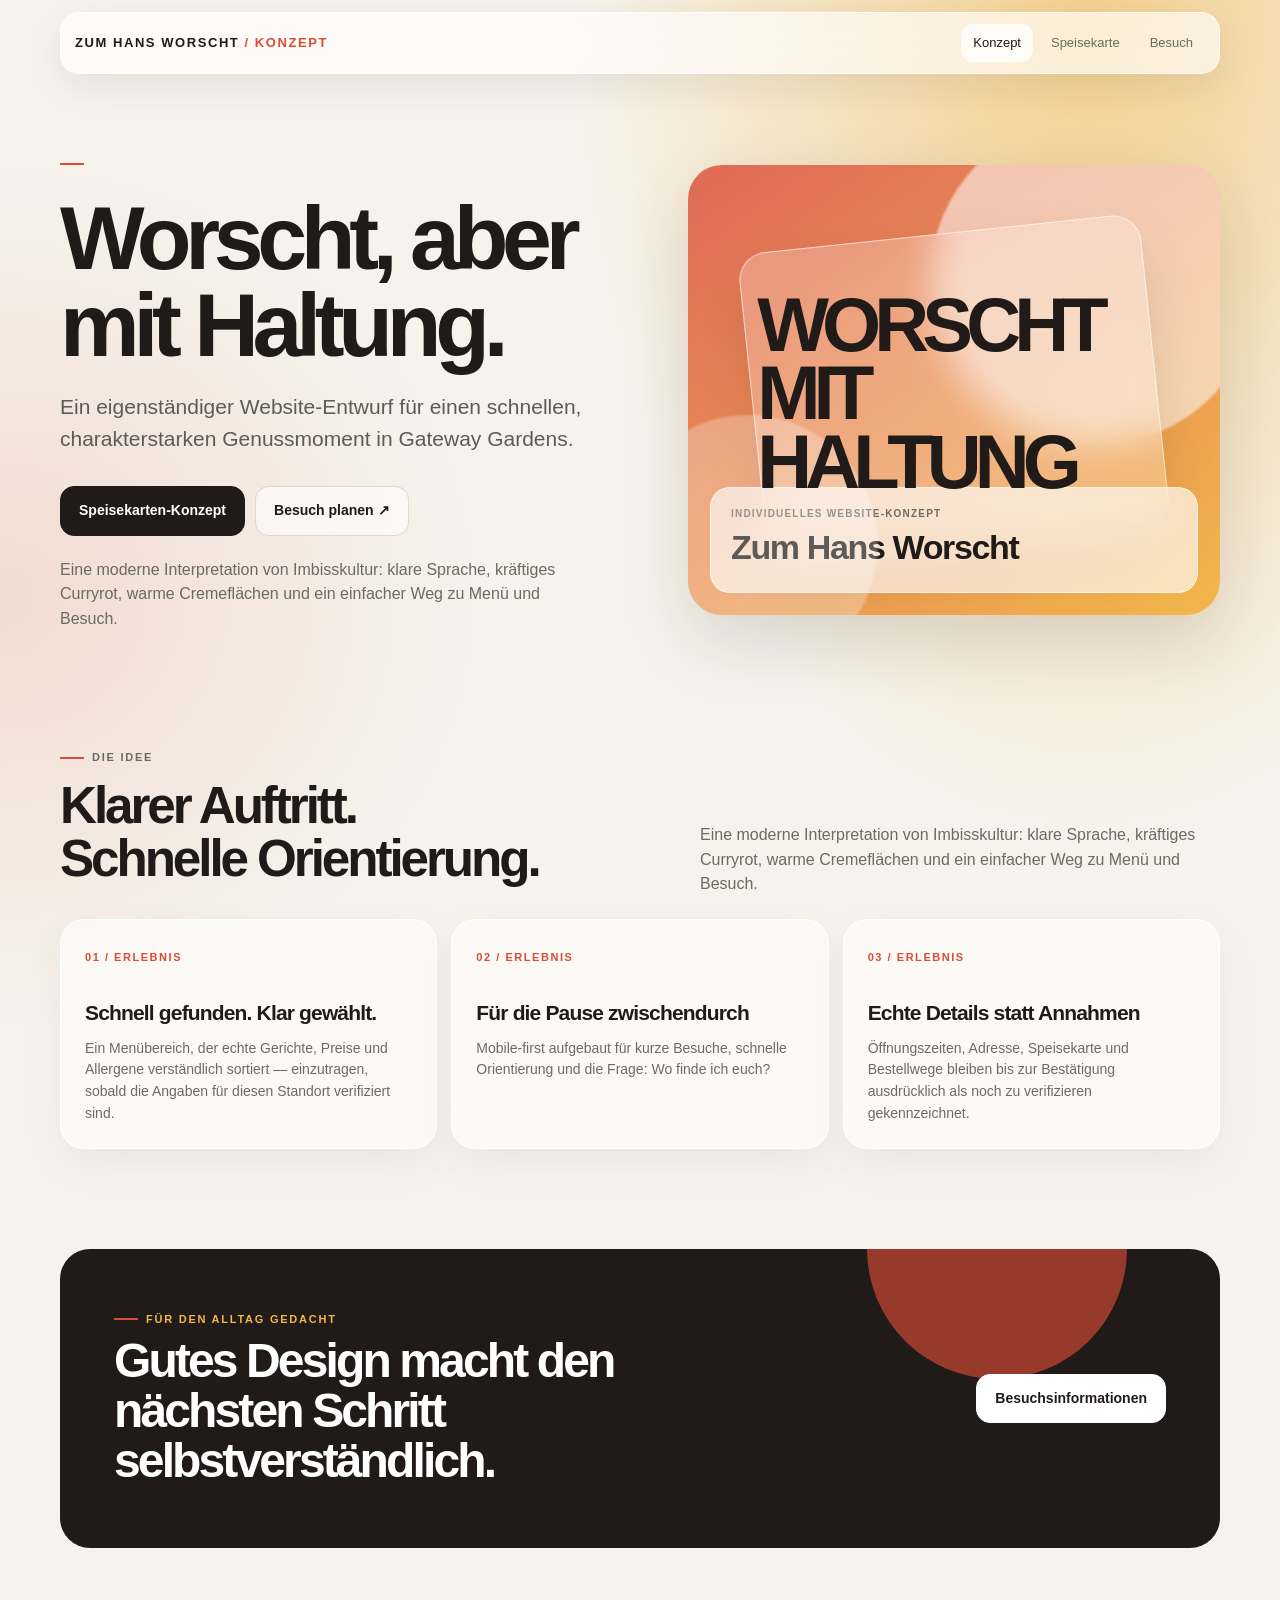
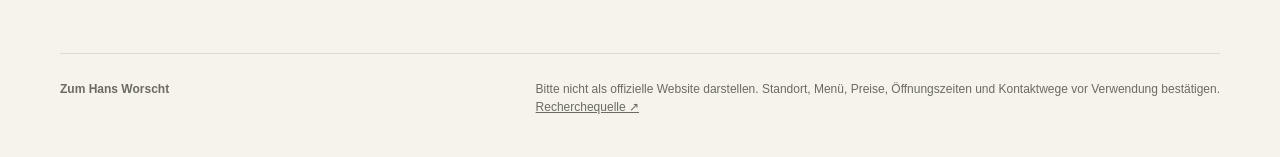
<file: index.html>
<!doctype html><html lang="de"><head><meta charset="utf-8"><meta name="viewport" content="width=device-width, initial-scale=1"><meta name="description" content="Ein eigenständiger Website-Entwurf für einen schnellen, charakterstarken Genussmoment in Gateway Gardens."><meta name="theme-color" content="#d94c36"><title>Zum Hans Worscht · Zum Hans Worscht | </title><link rel="stylesheet" href="assets/styles.css"></head><body><header class="bar"><a class="brand" href="index.html">Zum Hans Worscht<span style="color:var(--accent)"> / Konzept</span></a><nav class="nav" aria-label="Hauptnavigation"><a href="index.html" aria-current="page">Konzept</a><a href="speisekarte.html" >Speisekarte</a><a href="besuch.html" >Besuch</a></nav></header><main><section class="hero wrap"><div><span class="eyebrow"></span><h1>Worscht, aber mit Haltung.</h1><p class="lead">Ein eigenständiger Website-Entwurf für einen schnellen, charakterstarken Genussmoment in Gateway Gardens.</p><div class="actions"><a class="btn" href="speisekarte.html">Speisekarten-Konzept</a><a class="btn alt" href="besuch.html">Besuch planen ↗</a></div><p class="section-intro" style="margin-top:22px">Eine moderne Interpretation von Imbisskultur: klare Sprache, kräftiges Curryrot, warme Cremeflächen und ein einfacher Weg zu Menü und Besuch.</p></div><div class="visual"><div class="orbit"></div><div class="orbit two"></div><div class="visual-word">WORSCHT<br>MIT<br>HALTUNG</div><div class="orb"></div><div class="stamp"><small>Individuelles Website-Konzept</small><strong>Zum Hans Worscht</strong></div></div></section><section class="section wrap"><div class="section-head"><div><span class="eyebrow">Die Idee</span><h2>Klarer Auftritt.<br>Schnelle Orientierung.</h2></div><p class="section-intro">Eine moderne Interpretation von Imbisskultur: klare Sprache, kräftiges Curryrot, warme Cremeflächen und ein einfacher Weg zu Menü und Besuch.</p></div><div class="cards"><article class="card"><span class="num">01 / ERLEBNIS</span><h3>Schnell gefunden. Klar gewählt.</h3><p>Ein Menübereich, der echte Gerichte, Preise und Allergene verständlich sortiert — einzutragen, sobald die Angaben für diesen Standort verifiziert sind.</p></article><article class="card"><span class="num">02 / ERLEBNIS</span><h3>Für die Pause zwischendurch</h3><p>Mobile-first aufgebaut für kurze Besuche, schnelle Orientierung und die Frage: Wo finde ich euch?</p></article><article class="card"><span class="num">03 / ERLEBNIS</span><h3>Echte Details statt Annahmen</h3><p>Öffnungszeiten, Adresse, Speisekarte und Bestellwege bleiben bis zur Bestätigung ausdrücklich als noch zu verifizieren gekennzeichnet.</p></article></div></section><section class="wrap section"><div class="banner"><div><span class="eyebrow" style="color:var(--secondary)">Für den Alltag gedacht</span><h2>Gutes Design macht den nächsten Schritt selbstverständlich.</h2></div><div><a class="btn" href="besuch.html">Besuchsinformationen</a></div></div></section></main><footer class="wrap footer"><div><strong>Zum Hans Worscht</strong><br></div><div> Bitte nicht als offizielle Website darstellen. Standort, Menü, Preise, Öffnungszeiten und Kontaktwege vor Verwendung bestätigen.<br><a href="https://www.gateway-gardens.de/en/life/" target="_blank" rel="noreferrer">Recherchequelle ↗</a></div></footer></body></html>
</file>
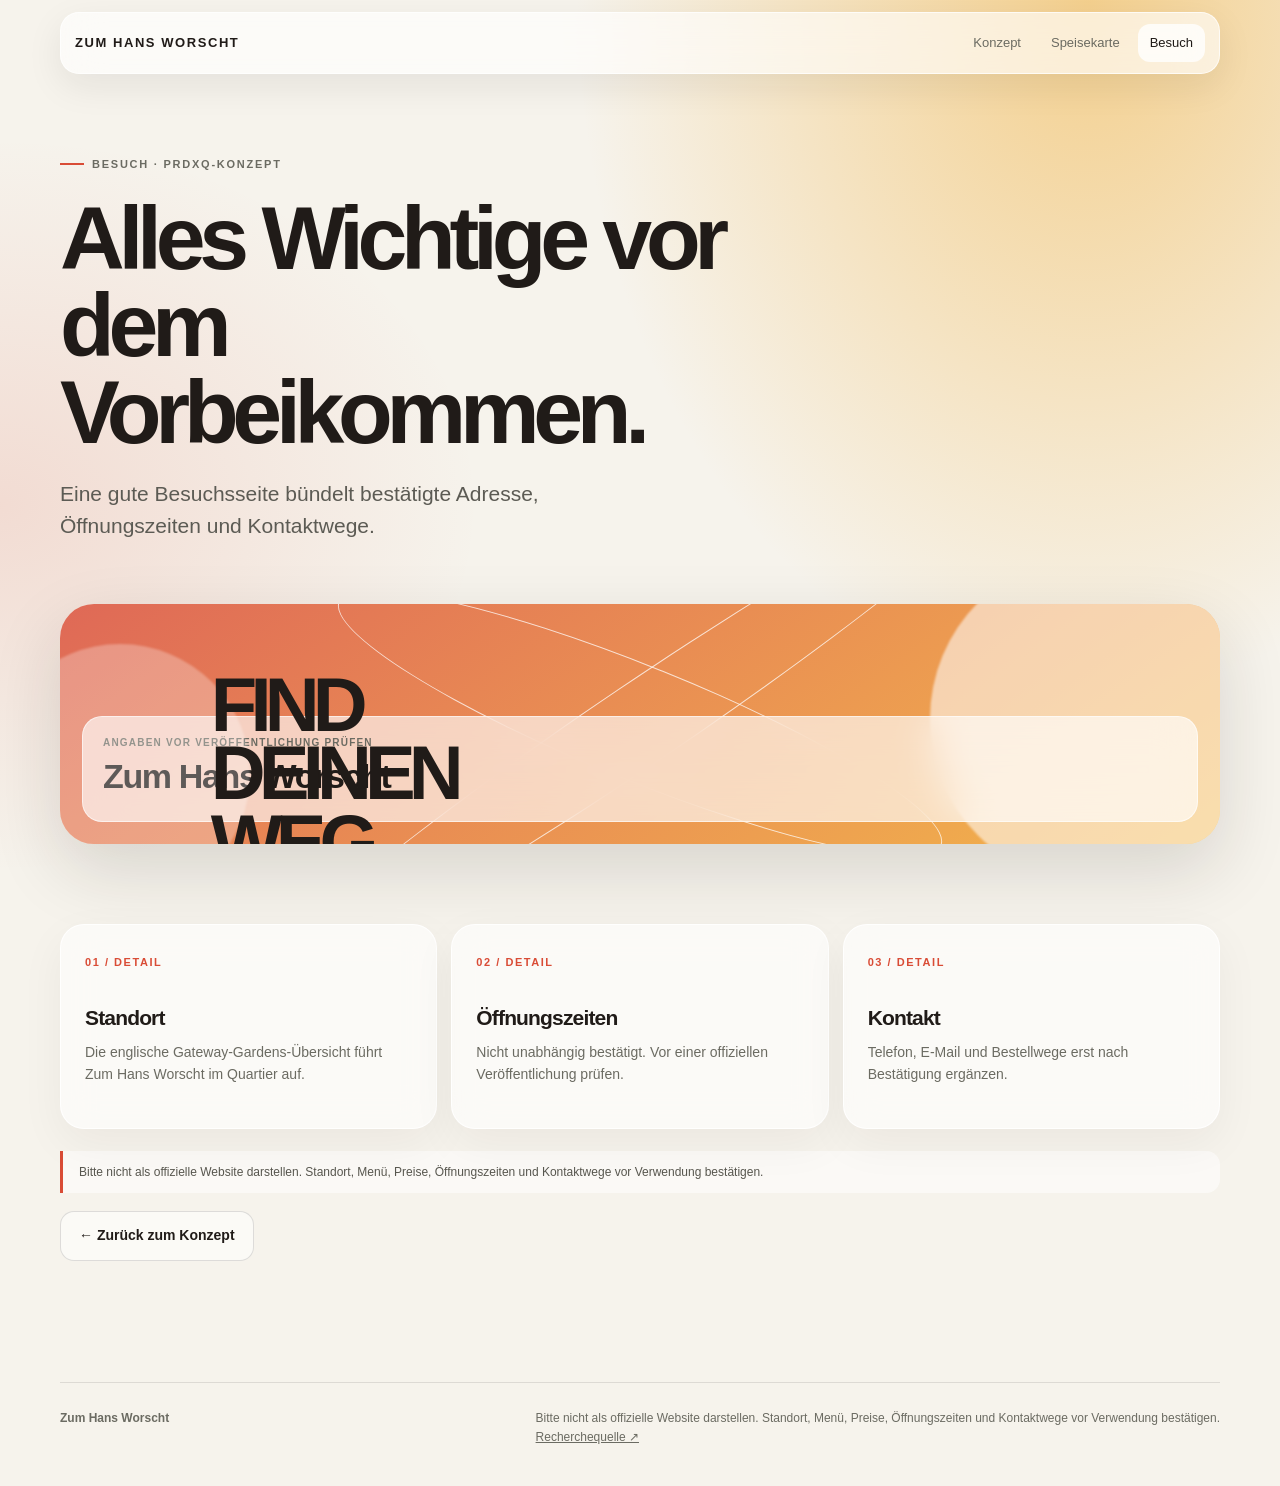
<file: besuch.html>
<!doctype html><html lang="de"><head><meta charset="utf-8"><meta name="viewport" content="width=device-width, initial-scale=1"><meta name="description" content="Zum Hans Worscht — unabhängiger PRDXQ-Website-Entwurf."><meta name="theme-color" content="#d94c36"><title>Besuch · Zum Hans Worscht | </title><link rel="stylesheet" href="assets/styles.css"></head><body><header class="bar"><a class="brand" href="index.html">Zum Hans Worscht</a><nav class="nav" aria-label="Hauptnavigation"><a href="index.html" >Konzept</a><a href="speisekarte.html" >Speisekarte</a><a href="besuch.html" aria-current="page">Besuch</a></nav></header><main class="wrap"><section class="hero" style="grid-template-columns:1fr;min-height:unset;padding-bottom:30px"><div><span class="eyebrow">Besuch · PRDXQ-Konzept</span><h1>Alles Wichtige vor dem Vorbeikommen.</h1><p class="lead">Eine gute Besuchsseite bündelt bestätigte Adresse, Öffnungszeiten und Kontaktwege.</p></div><div class="visual" style="min-height:240px"><div class="orbit"></div><div class="orbit two"></div><div class="visual-word">FIND
DEINEN
WEG</div><div class="stamp"><small>Angaben vor Veröffentlichung prüfen</small><strong>Zum Hans Worscht</strong></div></div></section><section class="section"><div class="cards"><article class="card"><span class="num">01 / DETAIL</span><h3>Standort</h3><p>Die englische Gateway-Gardens-Übersicht führt Zum Hans Worscht im Quartier auf.</p></article><article class="card"><span class="num">02 / DETAIL</span><h3>Öffnungszeiten</h3><p>Nicht unabhängig bestätigt. Vor einer offiziellen Veröffentlichung prüfen.</p></article><article class="card"><span class="num">03 / DETAIL</span><h3>Kontakt</h3><p>Telefon, E-Mail und Bestellwege erst nach Bestätigung ergänzen.</p></article></div><div class="notice" style="margin-top:22px"> Bitte nicht als offizielle Website darstellen. Standort, Menü, Preise, Öffnungszeiten und Kontaktwege vor Verwendung bestätigen.</div><p style="margin-top:18px"><a class="btn alt" href="index.html">← Zurück zum Konzept</a></p></section></main><footer class="wrap footer"><div><strong>Zum Hans Worscht</strong><br></div><div> Bitte nicht als offizielle Website darstellen. Standort, Menü, Preise, Öffnungszeiten und Kontaktwege vor Verwendung bestätigen.<br><a href="https://www.gateway-gardens.de/en/life/" target="_blank" rel="noreferrer">Recherchequelle ↗</a></div></footer></body></html>
</file>
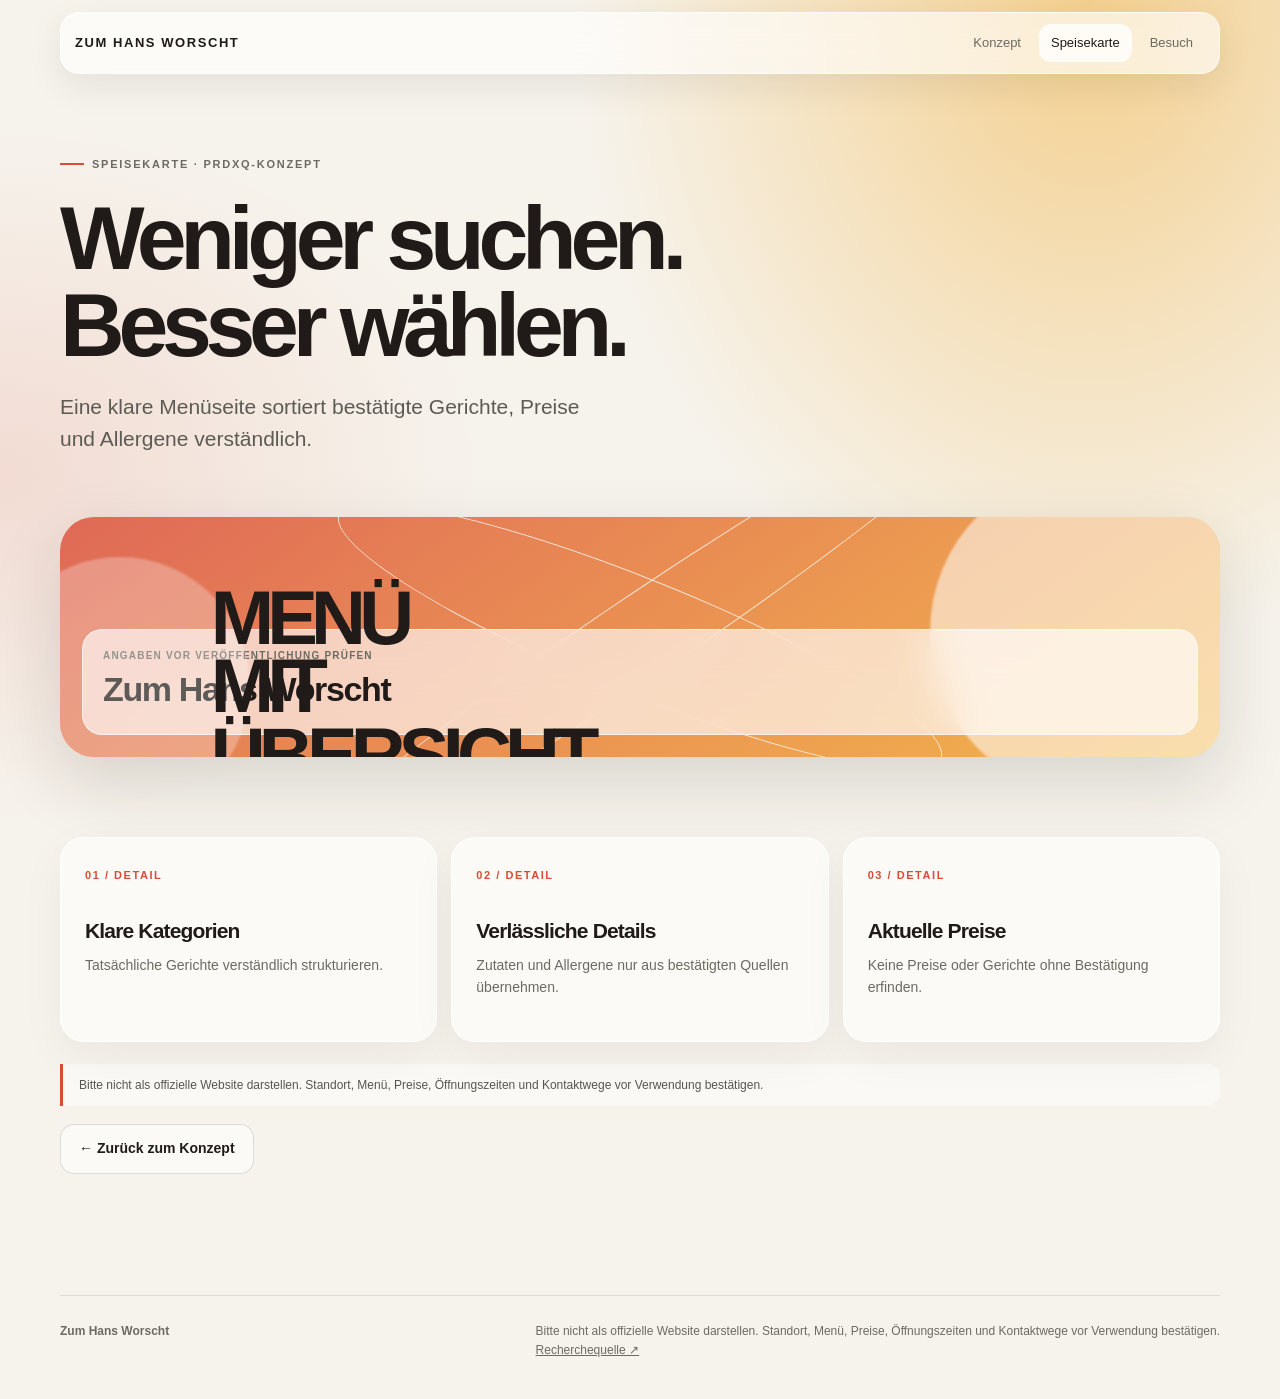
<file: speisekarte.html>
<!doctype html><html lang="de"><head><meta charset="utf-8"><meta name="viewport" content="width=device-width, initial-scale=1"><meta name="description" content="Zum Hans Worscht — unabhängiger PRDXQ-Website-Entwurf."><meta name="theme-color" content="#d94c36"><title>Speisekarte · Zum Hans Worscht | </title><link rel="stylesheet" href="assets/styles.css"></head><body><header class="bar"><a class="brand" href="index.html">Zum Hans Worscht</a><nav class="nav" aria-label="Hauptnavigation"><a href="index.html" >Konzept</a><a href="speisekarte.html" aria-current="page">Speisekarte</a><a href="besuch.html" >Besuch</a></nav></header><main class="wrap"><section class="hero" style="grid-template-columns:1fr;min-height:unset;padding-bottom:30px"><div><span class="eyebrow">Speisekarte · PRDXQ-Konzept</span><h1>Weniger suchen. Besser wählen.</h1><p class="lead">Eine klare Menüseite sortiert bestätigte Gerichte, Preise und Allergene verständlich.</p></div><div class="visual" style="min-height:240px"><div class="orbit"></div><div class="orbit two"></div><div class="visual-word">MENÜ
MIT
ÜBERSICHT</div><div class="stamp"><small>Angaben vor Veröffentlichung prüfen</small><strong>Zum Hans Worscht</strong></div></div></section><section class="section"><div class="cards"><article class="card"><span class="num">01 / DETAIL</span><h3>Klare Kategorien</h3><p>Tatsächliche Gerichte verständlich strukturieren.</p></article><article class="card"><span class="num">02 / DETAIL</span><h3>Verlässliche Details</h3><p>Zutaten und Allergene nur aus bestätigten Quellen übernehmen.</p></article><article class="card"><span class="num">03 / DETAIL</span><h3>Aktuelle Preise</h3><p>Keine Preise oder Gerichte ohne Bestätigung erfinden.</p></article></div><div class="notice" style="margin-top:22px"> Bitte nicht als offizielle Website darstellen. Standort, Menü, Preise, Öffnungszeiten und Kontaktwege vor Verwendung bestätigen.</div><p style="margin-top:18px"><a class="btn alt" href="index.html">← Zurück zum Konzept</a></p></section></main><footer class="wrap footer"><div><strong>Zum Hans Worscht</strong><br></div><div> Bitte nicht als offizielle Website darstellen. Standort, Menü, Preise, Öffnungszeiten und Kontaktwege vor Verwendung bestätigen.<br><a href="https://www.gateway-gardens.de/en/life/" target="_blank" rel="noreferrer">Recherchequelle ↗</a></div></footer></body></html>
</file>
<file: assets/styles.css>
:root{--accent:#d94c36;--secondary:#f2b64a;--ink:#201b18;--paper:#f6f3ec;--muted:#6b6b62;--glass:rgba(255,255,255,.58);--line:rgba(255,255,255,.72)}*{box-sizing:border-box}html{scroll-behavior:smooth}body{margin:0;background:radial-gradient(ellipse at 85% 0%,color-mix(in srgb,var(--secondary) 58%,transparent),transparent 32rem),radial-gradient(ellipse at 0% 34%,color-mix(in srgb,var(--accent) 14%,transparent),transparent 30rem),var(--paper);color:var(--ink);font-family:Inter,-apple-system,BlinkMacSystemFont,"Segoe UI",sans-serif;line-height:1.55}a{color:inherit}.wrap{width:min(1160px,calc(100% - 40px));margin:auto}.bar{position:sticky;top:10px;z-index:5;width:min(1160px,calc(100% - 24px));margin:12px auto 0;padding:11px 14px;display:flex;align-items:center;justify-content:space-between;gap:16px;border:1px solid var(--line);border-radius:19px;background:rgba(255,255,255,.62);backdrop-filter:blur(20px);box-shadow:0 12px 36px rgba(28,24,20,.08)}.brand{text-decoration:none;font-size:13px;font-weight:850;letter-spacing:.12em;text-transform:uppercase;white-space:nowrap}.nav{display:flex;gap:6px;flex-wrap:wrap;justify-content:flex-end}.nav a{text-decoration:none;padding:9px 12px;border-radius:12px;font-size:13px;color:var(--muted)}.nav a:hover,.nav a[aria-current=page]{background:rgba(255,255,255,.78);color:var(--ink)}.hero{min-height:610px;display:grid;grid-template-columns:1.05fr .95fr;align-items:center;gap:40px;padding:74px 0 60px}.eyebrow{display:inline-flex;align-items:center;gap:8px;font-size:11px;letter-spacing:.16em;text-transform:uppercase;font-weight:800;color:var(--muted)}.eyebrow:before{content:"";width:24px;height:2px;background:var(--accent)}h1{font-size:clamp(46px,7vw,90px);line-height:.97;letter-spacing:-.07em;max-width:760px;margin:22px 0}.lead{max-width:550px;font-size:clamp(17px,2vw,21px);color:#5c5b54}.actions{display:flex;gap:10px;flex-wrap:wrap;margin-top:30px}.btn{display:inline-flex;align-items:center;justify-content:center;padding:13px 18px;border-radius:14px;text-decoration:none;font-weight:750;font-size:14px;background:var(--ink);color:#fff;border:1px solid var(--ink);transition:transform .2s,box-shadow .2s}.btn:hover{transform:translateY(-2px);box-shadow:0 10px 22px rgba(0,0,0,.12)}.btn.alt{color:var(--ink);background:rgba(255,255,255,.55);border-color:rgba(0,0,0,.12)}.visual{min-height:450px;position:relative;border-radius:34px;overflow:hidden;background:linear-gradient(145deg,color-mix(in srgb,var(--accent) 84%,white),var(--secondary));box-shadow:0 26px 70px rgba(34,27,20,.14)}.visual:before,.visual:after{content:"";position:absolute;border-radius:50%;filter:blur(1px)}.visual:before{width:330px;height:330px;right:-40px;top:-50px;background:rgba(255,255,255,.55)}.visual:after{width:260px;height:260px;left:-70px;bottom:-60px;background:rgba(255,255,255,.28)}.visual .orb{position:absolute;inset:15% 12%;border:1px solid rgba(255,255,255,.62);border-radius:28px;background:rgba(255,255,255,.24);backdrop-filter:blur(18px);transform:rotate(-6deg);box-shadow:0 24px 55px rgba(0,0,0,.1)}.visual .stamp{position:absolute;bottom:22px;left:22px;right:22px;border:1px solid rgba(255,255,255,.6);background:rgba(255,255,255,.64);backdrop-filter:blur(20px);border-radius:20px;padding:18px 20px}.stamp small{display:block;letter-spacing:.12em;text-transform:uppercase;color:var(--muted);font-size:10px;font-weight:800}.stamp strong{font-size:clamp(22px,3vw,34px);letter-spacing:-.04em}.orbit{position:absolute;inset:26% 22%;border:1px solid rgba(255,255,255,.75);border-radius:50%;transform:rotate(22deg)}.orbit.two{inset:33% 12%;transform:rotate(-34deg)}.visual-word{position:absolute;z-index:1;top:28%;left:13%;right:10%;font-size:clamp(40px,6vw,76px);line-height:.9;letter-spacing:-.09em;font-weight:900;white-space:pre-line}.section{padding:50px 0}.section-head{display:flex;align-items:end;justify-content:space-between;gap:24px;margin-bottom:22px}.section h2{font-size:clamp(30px,4vw,52px);letter-spacing:-.06em;line-height:1.04;margin:12px 0}.section-intro{max-width:520px;color:var(--muted);margin:0}.cards{display:grid;grid-template-columns:repeat(3,1fr);gap:14px}.card{border:1px solid rgba(255,255,255,.86);border-radius:24px;padding:24px;background:var(--glass);backdrop-filter:blur(18px);box-shadow:0 15px 45px rgba(32,25,18,.05);min-height:205px}.num{font-size:11px;letter-spacing:.14em;font-weight:850;color:var(--accent)}.card h3{font-size:21px;letter-spacing:-.04em;margin:28px 0 8px}.card p{color:var(--muted);font-size:14px;margin:0}.banner{border-radius:30px;padding:clamp(25px,5vw,54px);background:var(--ink);color:#fff;display:flex;align-items:center;justify-content:space-between;gap:28px;overflow:hidden;position:relative}.banner:after{content:"";position:absolute;width:260px;height:260px;border-radius:50%;right:8%;top:-130px;background:var(--accent);opacity:.65}.banner>div{position:relative;z-index:1}.banner h2{font-size:clamp(28px,4vw,48px);margin:8px 0;max-width:650px}.banner p{color:rgba(255,255,255,.68);max-width:580px}.banner .btn{background:#fff;color:var(--ink);border-color:#fff}.notice{border-left:3px solid var(--accent);padding:12px 16px;background:rgba(255,255,255,.55);border-radius:0 14px 14px 0;font-size:12px;color:#58574f}.footer{margin-top:55px;padding:26px 0 40px;border-top:1px solid rgba(0,0,0,.1);display:flex;justify-content:space-between;gap:24px;flex-wrap:wrap;color:var(--muted);font-size:12px}.footer a{color:inherit}@media(max-width:760px){.wrap{width:min(100% - 28px,580px)}.bar{align-items:flex-start;flex-direction:column;gap:8px;border-radius:17px;top:6px}.nav{justify-content:flex-start;width:100%}.nav a{padding:8px 9px;font-size:12px}.hero{grid-template-columns:1fr;gap:24px;padding:54px 0 28px;min-height:unset}.visual{min-height:330px}.cards{grid-template-columns:1fr}.section{padding:35px 0}.section-head{display:block}.section-intro{margin-top:14px}.banner{align-items:flex-start;flex-direction:column}.footer{display:block}.footer>*{margin-bottom:8px}}@media(prefers-reduced-motion:reduce){html{scroll-behavior:auto}*,*:before,*:after{transition:none!important;animation:none!important}}
</file>
